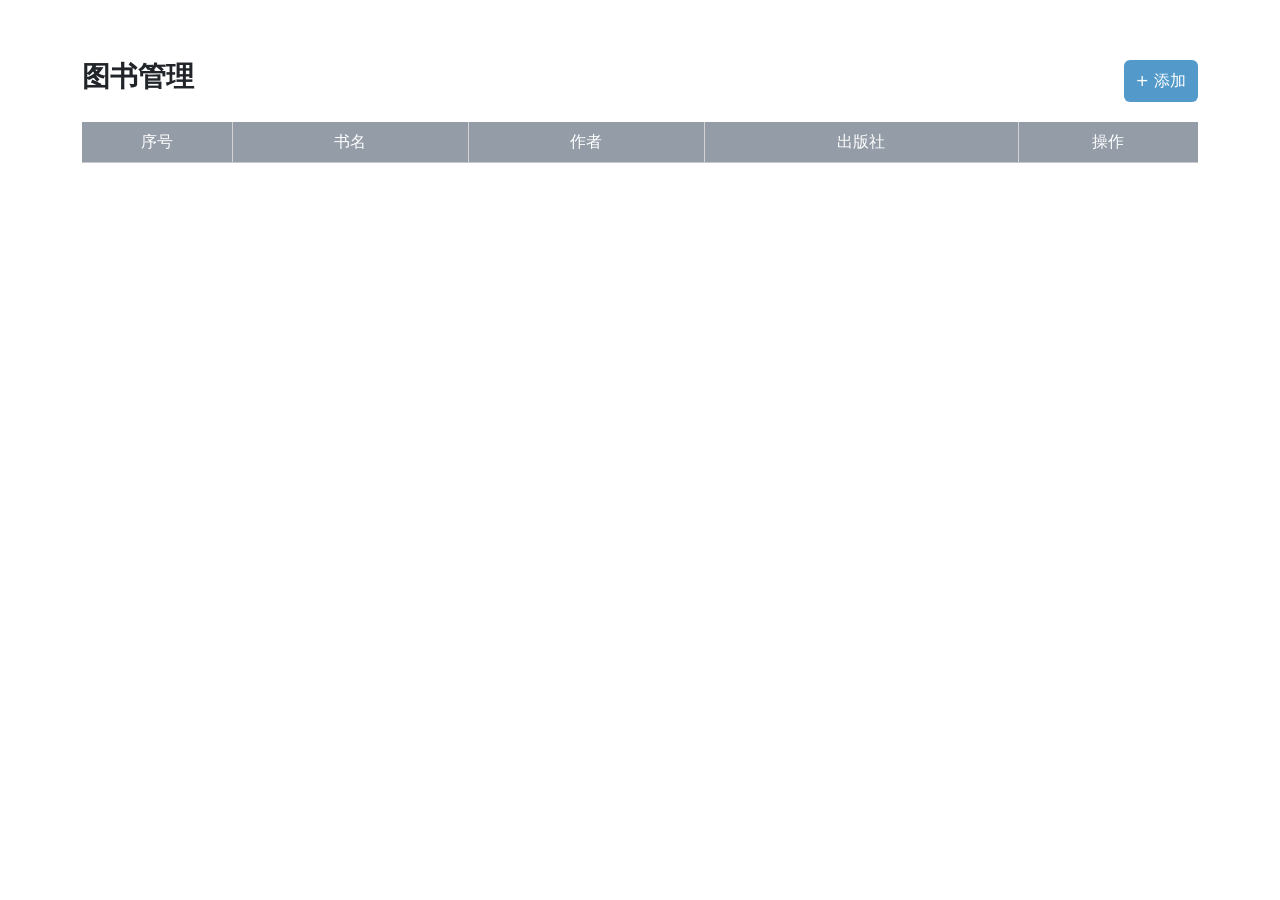
<file: book_collection_software/index.html>
<!DOCTYPE html>
<html lang="en">

<head>
  <meta charset="UTF-8">
  <meta http-equiv="X-UA-Compatible" content="IE=edge">
  <meta name="viewport" content="width=device-width, initial-scale=1.0">
  <title>案例-图书管理</title>
  <!-- 字体图标 -->
  <link rel="stylesheet" href="https://at.alicdn.com/t/c/font_3736758_vxpb728fcyh.css">
  <!-- 引入bootstrap.css -->
  <link href="https://cdn.bootcdn.net/ajax/libs/twitter-bootstrap/5.2.3/css/bootstrap.min.css" rel="stylesheet">
  <!-- 核心样式 -->
  <link rel="stylesheet" href="./css/index.css">
</head>

<body>
  <!-- 主体区域 -->
  <div class="container">
    <!-- 头部标题和添加按钮 -->
    <div class="top">
      <h3>图书管理</h3>
      <button type="button" class="btn btn-primary plus-btn" data-bs-toggle="modal" data-bs-target=".add-modal"> + 添加
      </button>
    </div>
    <!-- 数据列表 -->
    <table class="table">
      <thead class="table-light">
        <tr>
          <th style="width: 150px;">序号</th>
          <th>书名</th>
          <th>作者</th>
          <th>出版社</th>
          <th style="width: 180px;">操作</th>
        </tr>
      </thead>
      <tbody class="list">
        <!-- <tr>
          <td>1</td>
          <td>JavaScript程序设计</td>
          <td>马特·弗里斯比</td>
          <td>人民邮电出版社</td>
          <td>
            <span class="del">删除</span>
            <span class="edit">编辑</span>
          </td>
        </tr> -->
      </tbody>
    </table>
  </div>
  <!-- 新增-弹出框 -->
  <div class="modal fade add-modal">
    <!-- 中间白色区域 -->
    <div class="modal-dialog">
      <div class="modal-content">
        <div class="modal-header top">
          <span>添加图书</span>
          <button type="button" class="btn-close" aria-label="Close" data-bs-dismiss="modal"></button>
        </div>
        <div class="modal-body form-wrap">
          <!-- 新增表单 -->
          <form class="add-form">
            <div class="mb-3">
              <label for="bookname" class="form-label">书名</label>
              <input type="text" class="form-control bookname" placeholder="请输入书籍名称" name="bookname">
            </div>
            <div class="mb-3">
              <label for="author" class="form-label">作者</label>
              <input type="text" class="form-control author" placeholder="请输入作者名称" name="author">
            </div>
            <div class="mb-3">
              <label for="publisher" class="form-label">出版社</label>
              <input type="text" class="form-control publisher" placeholder="请输入出版社名称" name="publisher">
            </div>
          </form>
        </div>
        <div class="modal-footer btn-group">
          <button type="button" class="btn btn-primary" data-bs-dismiss="modal"> 取消 </button>
          <button type="button" class="btn btn-primary add-btn"> 保存 </button>
        </div>
      </div>
    </div>
  </div>
  <!-- 编辑-弹出框 -->
  <div class="modal fade edit-modal">
    <!-- 中间白色区域 -->
    <div class="modal-dialog">
      <div class="modal-content">
        <div class="modal-header top">
          <span>编辑图书</span>
          <button type="button" class="btn-close" aria-label="Close" data-bs-dismiss="modal"></button>
        </div>
        <div class="modal-body form-wrap">
          <!-- 编辑表单 -->
          <form class="edit-form">
            <input type="hidden" class="id" name="id">
            <div class="mb-3">
              <label for="bookname" class="form-label">书名</label>
              <input type="text" class="form-control bookname" placeholder="请输入书籍名称" name="bookname">
            </div>
            <div class="mb-3">
              <label for="author" class="form-label">作者</label>
              <input type="text" class="form-control author" placeholder="请输入作者名称" name="author">
            </div>
            <div class="mb-3">
              <label for="publisher" class="form-label">出版社</label>
              <input type="text" class="form-control publisher" placeholder="请输入出版社名称" name="publisher">
            </div>
          </form>
        </div>
        <div class="modal-footer btn-group">
          <button type="button" class="btn btn-primary" data-bs-dismiss="modal"> 取消 </button>
          <button type="button" class="btn btn-primary edit-btn"> 修改 </button>
        </div>
      </div>
    </div>
  </div>
  <script src="https://cdn.bootcdn.net/ajax/libs/axios/1.2.0/axios.min.js"></script>
  <script src="./lib/form-serialize.js"></script>
  <script src="https://cdn.bootcdn.net/ajax/libs/twitter-bootstrap/5.2.3/js/bootstrap.min.js"></script>
  <!-- 核心逻辑 -->
  <script src="./js/index.js"></script>
</body>

</html>
</file>
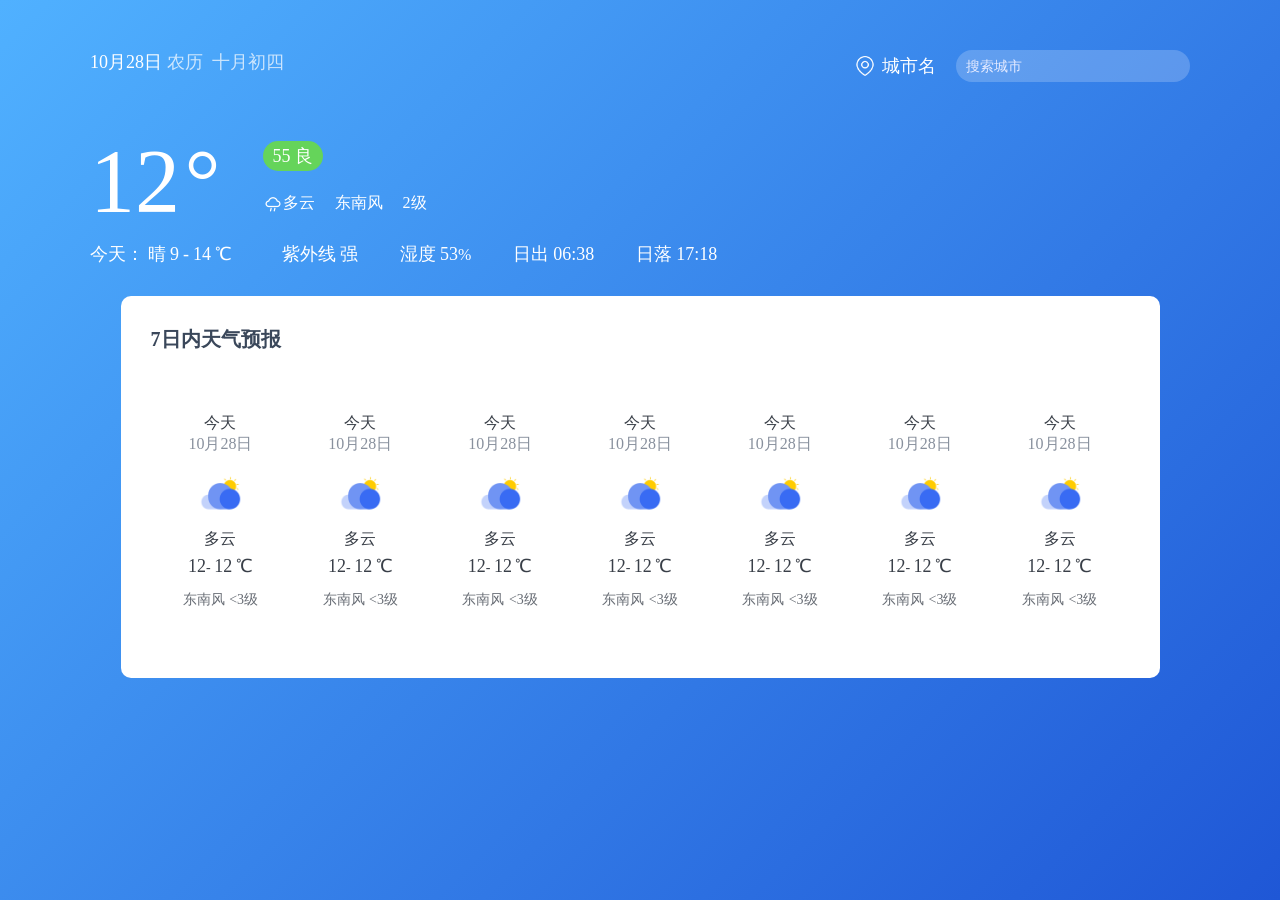
<file: weather/index.html>
<!DOCTYPE html>
<html lang="zh-CN">

<head>
  <meta charset="UTF-8">
  <meta http-equiv="X-UA-Compatible" content="IE=edge">
  <meta name="viewport" content="width=device-width, initial-scale=1.0">
  <link rel="stylesheet" href="./css/reset.css">
  <link rel="stylesheet" href="./css/index.css">
  <title>案例_天气预报</title>
</head>

<body>
  <div class="container">
    <!-- 顶部 -->
    <div class="top-box">
      <div class="title">
        <span class="dateShort">10月28日</span>
        <span class="calendar">农历&nbsp;
          <span class="dateLunar">十月初四</span>
        </span>
      </div>
      <div class="search-box">
        <div class="location">
          <img src="./imgs/定位.png" alt="">
          <span class="area">城市名</span>
        </div>
        <!-- 搜索框+搜索列表 -->
        <div class="search">
          <input type="text" class="search-city" placeholder="搜索城市">
          <ul class="search-list">
            <li class="city-item">北京市</li>
          </ul>
        </div>
      </div>
    </div>
    <!-- 当前天气 -->
    <div class="weather-box">
      <div class="tem-box">
        <span class="temp">
          <span class="temperature">12</span>
          <span>°</span>
        </span>
      </div>
      <div class="climate-box">
        <div class="air">
          <span class="psPm25">55</span>
          <span class="psPm25Level">良</span>
        </div>
        <ul class="weather-list">
          <li>
            <img src="./imgs/小雨-line.png" class="weatherImg" alt="">
            <span class="weather">多云</span>
          </li>
          <li class="windDirection">东南风</li>
          <li class="windPower">2级</li>
        </ul>
      </div>
    </div>
    <div class="today-weather">
      <div class="range-box">
        <span>今天：</span>
        <span class="range">
          <span class="weather">晴</span>
          <span class="temNight">9</span>
          <span>-</span>
          <span class="temDay">14</span>
          <span>℃</span>
        </span>
      </div>
      <ul class="sun-list">
        <li>
          <span>紫外线</span>
          <span class="ultraviolet">强</span>
        </li>
        <li>
          <span>湿度</span>
          <span class="humidity">53</span>%
        </li>
        <li>
          <span>日出</span>
          <span class="sunriseTime">06:38</span>
        </li>
        <li>
          <span>日落</span>
          <span class="sunsetTime">17:18</span>
        </li>
      </ul>
    </div>
    <!-- 周天气预报 -->
    <div class="week-weather-box">
      <div class="title">7日内天气预报</div>
      <ul class="week-wrap">
        <li class="item">
          <div class="date-box">
            <span class="dateFormat">今天</span>
            <span class="date">10月28日</span>
          </div>
          <img src="./imgs/多云.png" alt="" class="weatherImg">
          <span class="weather">多云</span>
          <div class="temp">
            <span class="temNight">12</span>-
            <span class="temDay">12</span>
            <span>℃</span>
          </div>
          <div class="wind">
            <span class="windDirection">东南风</span>
            <span class="windPower">&lt;3级</span>
          </div>
        </li>
        <li class="item">
          <div class="date-box">
            <span class="dateFormat">今天</span>
            <span class="date">10月28日</span>
          </div>
          <img src="./imgs/多云.png" alt="" class="weatherImg">
          <span class="weather">多云</span>
          <div class="temp">
            <span class="temDay">12</span>-
            <span class="temNight">12</span>
            <span>℃</span>
          </div>
          <div class="wind">
            <span class="windDirection">东南风</span>
            <span class="windPower">&lt;3级</span>
          </div>
        </li>
        <li class="item">
          <div class="date-box">
            <span class="dateFormat">今天</span>
            <span class="date">10月28日</span>
          </div>
          <img src="./imgs/多云.png" alt="" class="weatherImg">
          <span class="weather">多云</span>
          <div class="temp">
            <span class="temDay">12</span>-
            <span class="temNight">12</span>
            <span>℃</span>
          </div>
          <div class="wind">
            <span class="windDirection">东南风</span>
            <span class="windPower">&lt;3级</span>
          </div>
        </li>
        <li class="item">
          <div class="date-box">
            <span class="dateFormat">今天</span>
            <span class="date">10月28日</span>
          </div>
          <img src="./imgs/多云.png" alt="" class="weatherImg">
          <span class="weather">多云</span>
          <div class="temp">
            <span class="temDay">12</span>-
            <span class="temNight">12</span>
            <span>℃</span>
          </div>
          <div class="wind">
            <span class="windDirection">东南风</span>
            <span class="windPower">&lt;3级</span>
          </div>
        </li>
        <li class="item">
          <div class="date-box">
            <span class="dateFormat">今天</span>
            <span class="date">10月28日</span>
          </div>
          <img src="./imgs/多云.png" alt="" class="weatherImg">
          <span class="weather">多云</span>
          <div class="temp">
            <span class="temDay">12</span>-
            <span class="temNight">12</span>
            <span>℃</span>
          </div>
          <div class="wind">
            <span class="windDirection">东南风</span>
            <span class="windPower">&lt;3级</span>
          </div>
        </li>
        <li class="item">
          <div class="date-box">
            <span class="dateFormat">今天</span>
            <span class="date">10月28日</span>
          </div>
          <img src="./imgs/多云.png" alt="" class="weatherImg">
          <span class="weather">多云</span>
          <div class="temp">
            <span class="temDay">12</span>-
            <span class="temNight">12</span>
            <span>℃</span>
          </div>
          <div class="wind">
            <span class="windDirection">东南风</span>
            <span class="windPower">&lt;3级</span>
          </div>
        </li>
        <li class="item">
          <div class="date-box">
            <span class="dateFormat">今天</span>
            <span class="date">10月28日</span>
          </div>
          <img src="./imgs/多云.png" alt="" class="weatherImg">
          <span class="weather">多云</span>
          <div class="temp">
            <span class="temDay">12</span>-
            <span class="temNight">12</span>
            <span>℃</span>
          </div>
          <div class="wind">
            <span class="windDirection">东南风</span>
            <span class="windPower">&lt;3级</span>
          </div>
        </li>
      </ul>
    </div>
  </div>
  <!-- 自己封装myAxios函数 -->
  <script src="./js/my-axios.js"></script>
  <!-- 搜索框+下拉菜单出现逻辑 -->
  <script src="./js/search.js"></script>
  <!-- 核心js -->
  <script src="./js/index.js"></script>
</body>

</html>
</file>
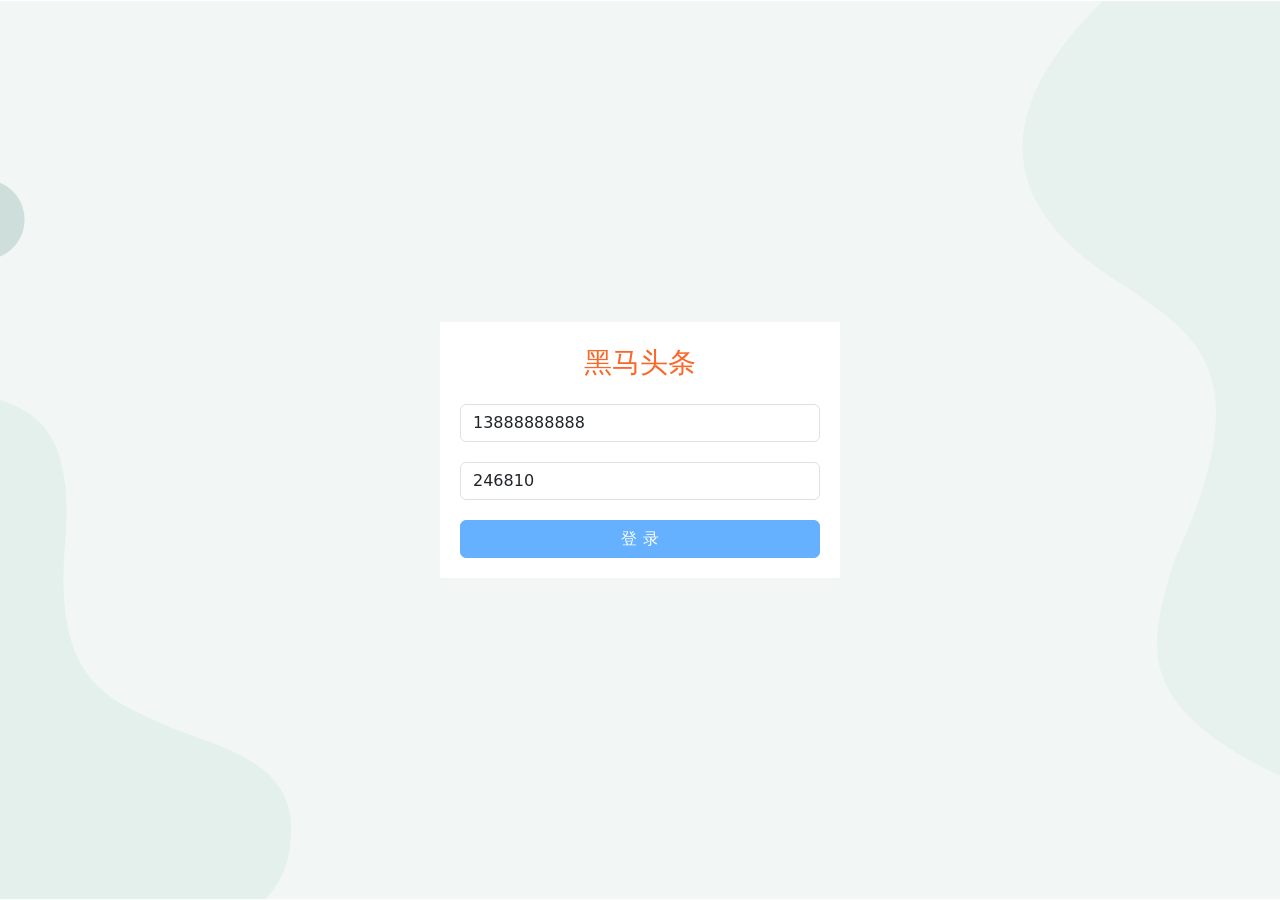
<file: Review_management/page/content/index.html>
<!DOCTYPE html>
<html lang="en">

<head>
  <meta charset="UTF-8">
  <meta http-equiv="X-UA-Compatible" content="IE=edge">
  <meta name="viewport" content="width=device-width, initial-scale=1.0">
  <link rel="stylesheet" href="https://cdn.bootcdn.net/ajax/libs/twitter-bootstrap/5.2.3/css/bootstrap.min.css">
  <link rel="stylesheet"
    href="https://at.alicdn.com/t/c/font_4001111_4jrdiaeyvuy.css?spm=a313x.7781069.1998910419.52&file=font_4001111_4jrdiaeyvuy.css">
  <link rel="stylesheet" href="https://cdn.bootcdn.net/ajax/libs/bootstrap-icons/1.10.3/font/bootstrap-icons.min.css">
  <link rel="stylesheet" href="./index.css">
  <title>首页-内容管理</title>
</head>

<body>
  <div class="wrap">
    <!-- 侧边栏 -->
    <div class="aside">
      <h2>黑马头条</h2>
      <ul class="nav">
        <li>
          <a href="./index.html" class="active">
            <span class="iconfont icon-16"></span>
            <span>内容管理</span>
          </a>
        </li>
        <li>
          <a href="../publish/index.html">
            <span class="iconfont icon-fabu"></span>
            <span>发布文章</span>
          </a>
        </li>
      </ul>
    </div>
    <!-- 右侧区域 -->
    <div class="main">
      <!-- 顶部导航 -->
      <div class="top-nav">
        <div class="nav-item">
          <span class="nick-name">昵称</span>
          <span class="quit">退出</span>
        </div>
      </div>
      <!-- 内容区域 -->
      <div class="content">
        <!-- 筛选 -->
        <div class="card">
          <div class="title">
            <span>内容管理</span>
          </div>
          <div class="body">
            <form class="sel-form">
              <div>
                <label class="form-label">状态:</label>
                <div class="form-check">
                  <input class="form-check-input" type="radio" name="status" value="" id="all" checked>
                  <label class="form-check-label" for="all">
                    全部
                  </label>
                </div>
                <div class="form-check">
                  <input class="form-check-input" type="radio" name="status" value="1" id="audit">
                  <label class="form-check-label" for="audit">
                    待审核
                  </label>
                </div>
                <div class="form-check">
                  <input class="form-check-input" type="radio" name="status" value="2" id="approved">
                  <label class="form-check-label" for="approved">
                    审核通过
                  </label>
                </div>
              </div>
              <div>
                <label class="form-label">频道:</label>
                <select class="form-select" name="channel_id">
                  <option selected>请选择文章频道</option>
                  <option value="1">频道1</option>
                  <option value="2">频道2</option>
                  <option value="3">频道3</option>
                </select>
              </div>
              <div>
                <button type="button" class="btn btn-primary sel-btn">筛选</button>
              </div>
            </form>
          </div>
        </div>
        <!-- 内容列表 -->
        <div class="card">
          <table class="table table-striped table-hover">
            <thead>
              <tr>
                <th>封面</th>
                <th>标题</th>
                <th>状态</th>
                <th>发布时间</th>
                <th>阅读数</th>
                <th>评论数</th>
                <th>点赞数</th>
                <th>操作</th>
              </tr>
            </thead>
            <tbody class="align-middle art-list">
              <tr>
                <td>
                  <img
                    src="https://img2.baidu.com/it/u=2640406343,1419332367&fm=253&fmt=auto&app=138&f=JPEG?w=708&h=500"
                    alt="">
                </td>
                <td>文章标题</td>
                <td>
                  <span class="badge text-bg-success">审核通过</span>
                  <span class="badge text-bg-primary">待审核</span>
                </td>
                <td>
                  <span>2023-04-27 10:59:34</span>
                </td>
                <td>
                  <span>0</span>
                </td>
                <td>
                  <span>0</span>
                </td>
                <td>
                  <span>0</span>
                </td>
                <td>
                  <i class="bi bi-pencil-square edit"></i>
                  <i class="bi bi-trash3 del"></i>
                </td>
              </tr>
            </tbody>
          </table>
          <!-- 分页 -->
          <nav>
            <ul class="pagination">
              <li class="page-item last">
                <a class="page-link" href="javascript:;">
                  <span>&laquo;</span>
                </a>
              </li>
              <li class="page-item page-now">
                第1页
              </li>
              <li class="page-item next">
                <a class="page-link" href="javascript:;">
                  <span>&raquo;</span>
                </a>
              </li>
              <li>
                <span class="total-count page-now">共0条</span>
              </li>
            </ul>
          </nav>
        </div>
      </div>
    </div>
  </div>
  <script src="https://cdn.bootcdn.net/ajax/libs/axios/1.3.4/axios.min.js"></script>
  <script src="https://cdn.bootcdn.net/ajax/libs/twitter-bootstrap/5.2.3/js/bootstrap.min.js"></script>
  <script src="../../lib/form-serialize.js"></script>
  <script src="../../utils/request.js"></script>
  <script src="../../utils/auth.js"></script>
  <script src="./index.js"></script>
</body>

</html>
</file>
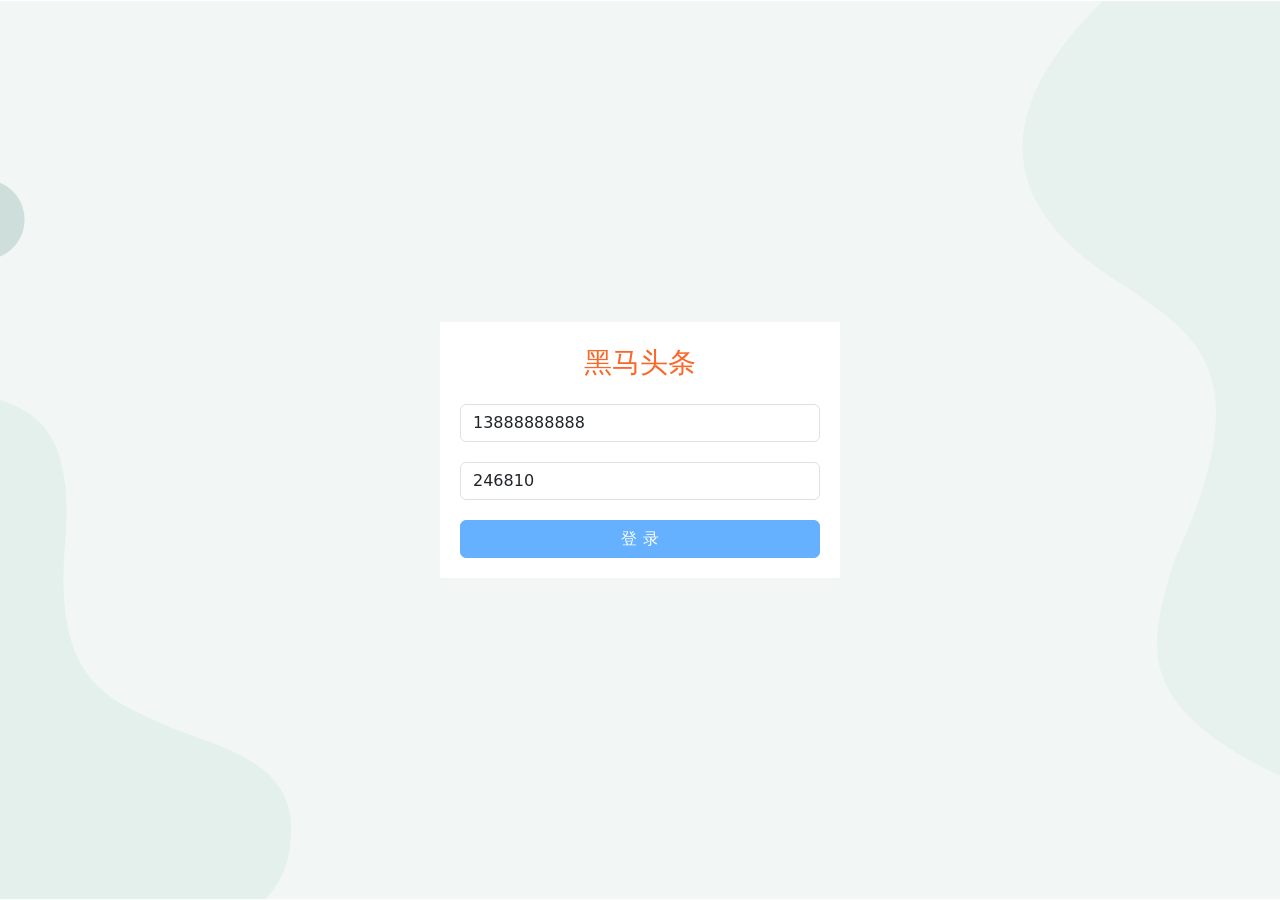
<file: Review_management/page/login/index.html>
<!DOCTYPE html>
<html lang="en">

<head>
  <meta charset="UTF-8">
  <meta http-equiv="X-UA-Compatible" content="IE=edge">
  <meta name="viewport" content="width=device-width, initial-scale=1.0">
  <link rel="stylesheet" href="https://cdn.bootcdn.net/ajax/libs/twitter-bootstrap/5.2.3/css/bootstrap.min.css">
  <link rel="stylesheet" href="./index.css">
  <title>黑马头条-数据管理平台</title>
</head>

<body>
  <!-- 警告框 -->
  <div class="alert info-box">
    操作结果
  </div>
  <!-- 登录页面 -->
  <div class="login-wrap">
    <div class="title">黑马头条</div>
    <div>
      <form class="login-form">
        <div class="item">
          <input type="text" class="form-control" name="mobile" placeholder="请输入手机号" value="13888888888">
        </div>
        <div class="item">
          <input type="text" class="form-control" name="code" placeholder="默认验证码246810" value="246810">
        </div>
        <div class="item">
          <button type="button" class="btn btn-primary btn">登 录</button>
        </div>
      </form>
    </div>
  </div>
  <script src="https://cdn.bootcdn.net/ajax/libs/axios/1.3.4/axios.min.js"></script>
  <script src="https://cdn.bootcdn.net/ajax/libs/twitter-bootstrap/5.2.3/js/bootstrap.min.js"></script>
  <script src="../../lib/form-serialize.js"></script>
  <script src="../../utils/request.js"></script>
  <script src="../../utils/alert.js"></script>
  <script src="./index.js"></script>
</body>

</html>
</file>
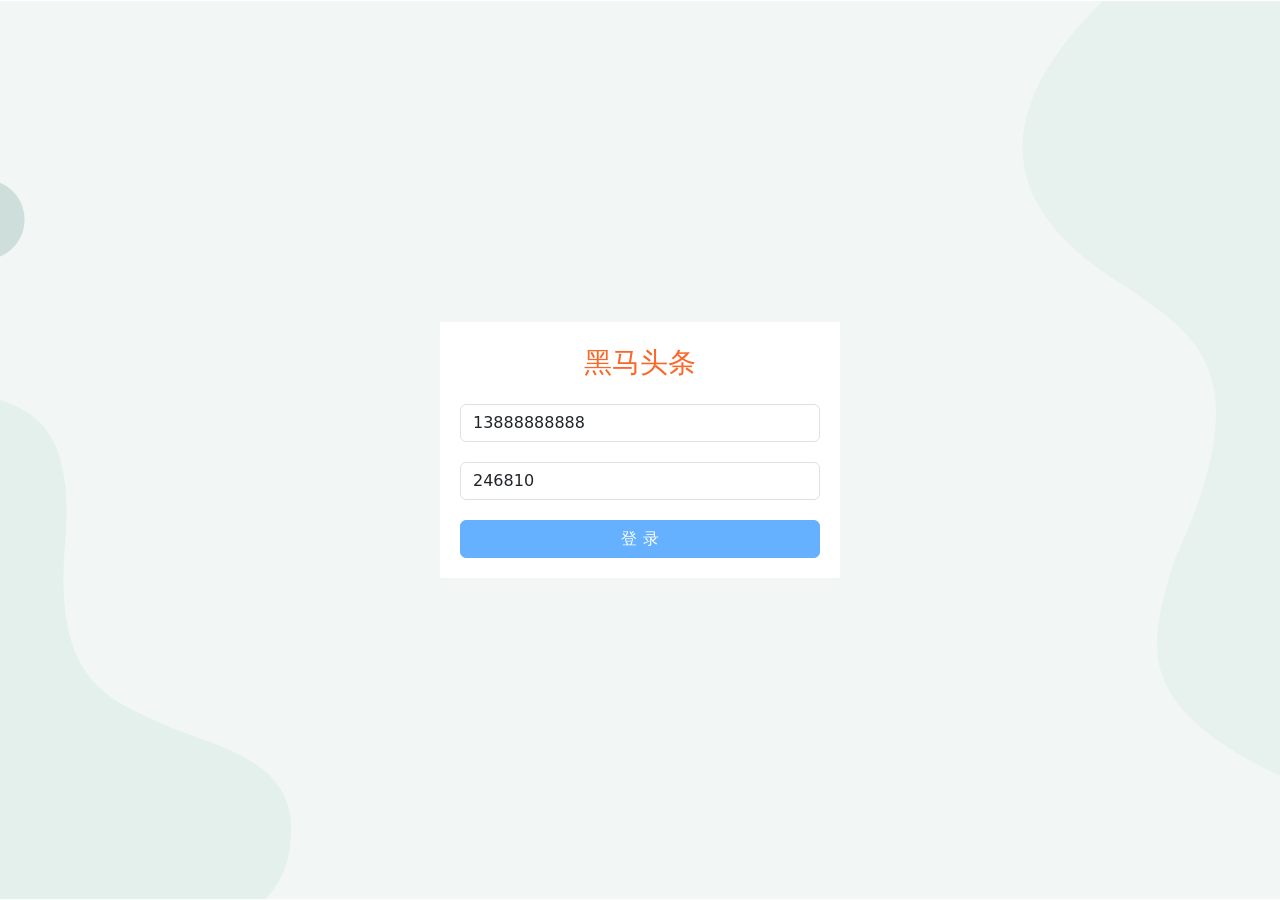
<file: Review_management/page/publish/index.html>
<!DOCTYPE html>
<html lang="en">

<head>
  <meta charset="UTF-8">
  <meta http-equiv="X-UA-Compatible" content="IE=edge">
  <meta name="viewport" content="width=device-width, initial-scale=1.0">
  <link rel="stylesheet" href="https://cdn.bootcdn.net/ajax/libs/twitter-bootstrap/5.2.3/css/bootstrap.min.css">
  <link rel="stylesheet"
    href="https://at.alicdn.com/t/c/font_4001111_4jrdiaeyvuy.css?spm=a313x.7781069.1998910419.52&file=font_4001111_4jrdiaeyvuy.css">
  <link rel="stylesheet" href="https://cdn.bootcdn.net/ajax/libs/wangeditor5/5.1.23/css/style.min.css">
  <link rel="stylesheet" href="./index.css">
  <title>发布文章</title>
</head>

<body>
  <div class="alert info-box">
    操作结果
  </div>
  <div class="wrap">
    <!-- 侧边栏 -->
    <div class="aside">
      <h2>黑马头条</h2>
      <ul class="nav">
        <li>
          <a href="../content/index.html">
            <span class="iconfont icon-16"></span>
            <span>内容管理</span>
          </a>
        </li>
        <li>
          <a href="./index.html" class="active">
            <span class="iconfont icon-fabu"></span>
            <span>发布文章</span>
          </a>
        </li>
      </ul>
    </div>
    <!-- 右侧区域 -->z
    <div class="main">
      <!-- 顶部导航 -->
      <div class="top-nav">
        <div class="nav-item">
          <span class="nick-name">昵称</span>
          <span class="quit">退出</span>
        </div>
      </div>
      <!-- 内容区域 -->
      <div class="content">
        <!-- 发布文章 -->
        <div class="card">
          <div class="title">
            <span>发布文章</span>
          </div>
          <div class="body">
            <form class="art-form">
              <input type="text" name="id" hidden>
              <div>
                <label for="title" class="form-label">标题：</label>
                <input type="text" class="form-control" id="title" name="title">
              </div>
              <div>
                <label for="channel_id" class="form-label">频道：</label>
                <select class="form-select" id="channel_id" name="channel_id">
                  <option value="" selected>请选择文章频道</option>
                  <option value="1">频道1</option>
                  <option value="2">频道2</option>
                  <option value="3">频道3</option>
                </select>
              </div>
              <div class="cover">
                <label for="img">封面：</label>
                <label for="img" class="place">+</label>
                <input class="img-file" type="file" name="img" id="img" hidden>
                <img class="rounded">
              </div>
              <div>
                <label for="">内容：</label>
                <!-- 富文本编辑器位置 -->
                <div id="editor—wrapper">
                  <div id="toolbar-container"><!-- 工具栏 --></div>
                  <div id="editor-container"><!-- 编辑器 --></div>
                </div>
                <!-- 记录富文本内容-用于表单收集 -->
                <textarea name="content" class="publish-content" hidden></textarea>
              </div>
              <div>
                <button type="button" class="btn btn-primary send">发布</button>
              </div>
            </form>
          </div>
        </div>
      </div>
    </div>
  </div>
  <script src="https://cdn.bootcdn.net/ajax/libs/axios/1.3.4/axios.min.js"></script>
  <script src="https://cdn.bootcdn.net/ajax/libs/twitter-bootstrap/5.2.3/js/bootstrap.min.js"></script>
  <script src="../../lib/form-serialize.js"></script>
  <script src="https://cdn.bootcdn.net/ajax/libs/wangeditor5/5.1.23/index.min.js"></script>
  <script src="../../utils/request.js"></script>
  <script src="../../utils/editor.js"></script>
  <script src="../../utils/auth.js"></script>
  <script src="../../utils/alert.js"></script>
  <script src="./index.js"></script>
</body>

</html>
</file>
<file: book_collection_software/css/index.css>
/* 公共*/
html,
body {
  width: 100%;
  height: 100%;
}

.container {
  width: 1340px;
  margin: 0 auto;
  padding-top: 60px;
  box-sizing: border-box;
}

/* alert提示框 */
.toast {
  position: fixed;
  top: 20px;
  left: 50%;
  transform: translateX(-50%);
}

.toast .toast-body {
  padding: 0 !important;
}

.toast .alert-success {
  margin-bottom: 0 !important;
}

/* 头部导航 */
.container .top {
  display: flex;
  justify-content: space-between;
}

.container .top h3 {
  font-weight: 900;
}

.container .top .plus-btn {
  background-color: #539ACB !important;
  color: #fff;
  border: none;
}

/* 表格部分 */
.table {
  margin-top: 20px;
  text-align: center;
  font-size: 14px;
}

.table-light th {
  background-color: #939CA7 !important;
  color: #ffffff;
  font-family: PingFangSC-Medium;
  font-size: 16px;
  text-align: center;
  font-weight: 500;
  border-right: 1px solid lightgray;
}

.table-light th:last-of-type {
  border-right: none;
}

/* 表格内容 */
.table tbody td {
  color: #696F77;
}

.table .del {
  color: #E5964C;
  margin-right: 30px;
}

.table .edit {
  color: #539ACB;
}

.table tbody tr {
  height: 30px;
  line-height: 30px;
}

.table tbody tr td:last-of-type span {
  cursor: pointer;
}

/* 弹出层 */
.modal .top {
  display: flex;
  justify-content: center;
  background-color: #F0F3F7;
  padding: 15px 0;
  width: 100%;
  position: relative;
  color: #1E2023;
}

/* 右上角-关闭按钮 */
.modal .btn-close {
  font-size: 12px;
  position: absolute;
  top: 50%;
  transform: translateY(-50%);
  right: 23px;
  /* 覆盖bootstrap样式 */
  margin: 0;
  padding: 0;
}

/* 表单容器 */
.form-wrap {
  box-sizing: border-box;
  background-color: white;
  padding: 40px;
}

.form-wrap .form-label {
  color: #696F77;
}

/* 修改输入框默认占位文字
    webkit内核, firefox18-, firfox19+, 其他
    */
.form-wrap input::-webkit-input-placeholder {
  color: #BFBFBF !important;
  font-size: 14px;
}


/* 底部按钮组 */
.modal-footer{
  border-top: 0;
}
.btn-group {
  text-align: center;
  width: 100%;
}

/* 修改bs的按钮弹性布局-改成自己设置大小 */
.btn-group,
.btn-group-vertical {
  display: block;
}

.btn-group button {
  width: 120px
}

.btn-group button:first-of-type {
  border: 1px solid #E3E3E3;
  background-color: #fff;
  color: black;
  margin-right: 60px;
}

.btn-group button:last-of-type {
  background-color: #539ACB;
}

.alert-success {
  border-color: transparent;
}

.toast {
  border: none;
}
</file>
<file: weather/css/index.css>
html,
body {
  height: 100%;
}

body {
  background-image: linear-gradient(135deg, #50B1FF 0%, #1F57D6 100%);
}

.container {
  width: 1200px;
  margin: 0 auto;
  height: 100%;
}

/* 顶部 */
.top-box {
  display: flex;
  padding: 50px;
  justify-content: space-between;
}

/* 日期 */
.top-box .title .data {
  color: white;
  margin-right: 20px;
}

/* 农历 */
.top-box .title .calendar {
  opacity: .72;
}

/* 搜索区域 */
.search-box {
  display: flex;
  justify-content: space-between;
  align-items: center;
}

.search-box .location {
  display: flex;
  align-items: center;
  margin-right: 20px;
  font-size: 16px;
}

.search-box .location img {
  width: 20px;
  height: 20px;
  margin-right: 7.1px;
}

.search-box .search-city {
  width: 234px;
  height: 32px;
  border: none;
  border-radius: 16px;
  padding-left: 10px;
  background-color: rgba(255, 255, 255, .2);
  color: white;
  font-size: 14px;
}

.search {
  position: relative;
}

/* 搜索列表 */
.search-list {
  width: 100%;
  height: 200px;
  overflow-y: scroll;
  background-color: #fff;
  position: absolute;
  left: 0;
  top: 40px;
  display: none;
}
.search-list.show{
  display: block;
}
.search-list::-webkit-scrollbar{
  display: none;
}
.search-list li{
  color: black;
  font-size: 14px;
  padding: 15px 10px;
}
.search-list li:hover{
  background-color: lightgray;
}

/* 当前天气 */
.weather-box {
  display: flex;
  padding-left: 50px;
  align-items: flex-end;
}

.weather-box .tem-box {
  margin-right: 42px;
  display: flex;
  flex-direction: column;
}

.weather-box .tem-box .temp span{
  font-size: 90px;
  display: inline-block;
  height: 100px;
  margin-bottom: 10px;
  line-height: 100px;
}

.climate-box .air {
  display: inline;
  padding: 5px 10px;
  height: 32px;
  border-radius: 16px;
  background: #65D45A;
  text-align: center;
  line-height: 32px;
  font-family: PingFangSC-Medium;
  font-size: 18px;
  color: #FFFFFF;
  letter-spacing: 0;
  font-weight: 500;
}

.climate-box .weather-list {
  display: flex;
  align-items: flex-end;
  margin-top: 21px;
  margin-bottom: 28px;
}

.climate-box .weather-list li img {
  width: 20px;
  height: 20px;
}

.climate-box .weather-list li {
  margin-right: 20px;
}

.climate-box .weather-list li,
.climate-box .weather-list span {
  display: flex;
  align-items: center;
  font-size: 16px;
}

/* 今日详细天气 */
.today-weather{
  display: flex;
  padding-left: 50px;
}
.today-weather .range-box,
.today-weather .range {
  font-size: 16px;
}

.today-weather .sun-list {
  display: flex;
  align-items: center;
  margin-left: 50px;
}

.today-weather .sun-list li {
  font-size: 16px;
  margin-right: 42px;
}

/* 周天气预报 */
.week-weather-box {
  height: 382px;
  border-radius: 10px;
  background-color: #fff;
  width: 1039px;
  margin: 30px auto;
  padding: 30px;
}
.week-weather-box .title {
  font-size: 20px;
  color: #3A475A;
  letter-spacing: 0;
  font-weight: 600;
}
/* 列表 */
.week-wrap {
  display: flex;
  margin: 0 auto;
  margin-top: 30px;
}
.week-wrap .item {
  width: 150px;
  height: 254px;
  cursor: pointer;
  text-align: center;
  display: flex;
  flex-direction: column;
  align-items: center;
  padding-top: 30px;
}
.week-wrap .item:hover {
  background: #F7FAFF;
  border-radius: 10px;
}

.week-wrap .item span{
  color: #393F48;
}

.week-wrap .item .date-box {
  display: flex;
  flex-direction: column;
  align-items: center;
  margin-bottom: 4px;
}

.week-wrap .item .date-box .dateFormat {
  font-size: 16px;
  color: #393F48;
  letter-spacing: 0;
  text-align: center;
  font-weight: 400;
}
.week-wrap .item .date-box .date {
  font-size: 16px;
  color: #88909D;
  letter-spacing: 0;
  text-align: center;
  font-weight: 400;
}

.week-wrap .item img {
  width: 46px;
  height: 46px;
  margin: 12px 0 12px;
}

.week-wrap .item .weather {
  font-size: 16px;
  color: #393F48;
  letter-spacing: 0;
  text-align: center;
  font-weight: 400;
  margin-bottom: 4px;
}

.week-wrap .item .temp  {
  font-size: 14px;
  color: #393F48;
  letter-spacing: 0;
  text-align: center;
  font-weight: 500;
  margin-bottom: 10px;
}

.week-wrap .item .wind span {
  font-size: 14px;
  color: #676C74;
  letter-spacing: 0;
  text-align: center;
  font-weight: 400;
}
</file>
<file: Review_management/page/content/index.css>
html, body{
  height: 100%;
}
.wrap{
  min-height: 100%;
  display: flex;
}

/* 侧边栏 */
.aside {
  width: 200px;
  background-color: #023;
  padding-top: 40px;
}
.aside h2 {
  text-align: center;
  color: #fc6627;
}

/* 侧边栏导航 */
.nav{
  padding-left: 20px;
}
.nav li {
  width: 100%;
  height: 60px;
  line-height: 60px;
  color: white;
  cursor: pointer;
  list-style: none;
}
.nav li a{
  color: white;
  text-decoration: none;
}
.nav li a.active{
  color: #409eff !important;
}

/* 内容区域 */
.main{
  height: 100%;
  flex: 1;
}
.top-nav{
  height: 60px;
  border-bottom: 1px solid #ddd;
  display: flex;
  justify-content: flex-end;
  align-items: center;
  padding-right: 40px;
}
.nav-item span{
  cursor: pointer;
}
.nav-item span:last-of-type{
  margin-left: 20px;
}

/* 卡片容器布局 */
.content{
  padding: 30px;
}
.card{
  box-shadow: 0 2px 12px 0 rgb(0 0 0 / 10%);
  border: 1px solid #ebeef5;
  padding: 20px;
}
.card:nth-child(n + 2){
  margin-top: 30px;
}
.card .title{
  height: 50px;
  display: flex;
  align-items: center;
  border-bottom: 1px solid #ebeef5;
  
}

/* 表单部分 */
.form-check, .form-select{
  display: inline-block;
  margin-left: 10px;
}
.form-select{
  width: auto;
}
.body form>div {
  margin-top: 20px;
}

/* 表格列表部分 */
.table img {
  width: 100px;
  height: 100px;
}
.table .bi{
  cursor: pointer;
}

/* 分页 */
.page-now{
  line-height: 40px;
  padding: 0 20px;
}
</file>
<file: Review_management/page/login/index.css>
html,
body {
  height: 100%;
  background: url('./assets/login-bg.png') no-repeat center/cover;
  display: flex;
  align-items: center;
  justify-content: center;
}
/* 提示框 */
.alert{
  width: 400px;
  position: fixed;
  top: 50px;
  left: 50%;
  transform: translateX(-50%);
  display: none;
}
.show{
  display: block !important;
}

/* 登录 */
.login-wrap {
  width: 400px;
  padding: 20px;
  background-color: #fff;
}
.login-wrap .title{
  font-size: 28px;
  text-align: center;
  color: #fc6627;
}
.login-wrap .login-form {
  margin-top: 20px;
}
input::-webkit-input-placeholder{
  color:#dcdfe6 !important;
}
.login-form .btn{
  width: 100%;
  background-color: #66b1ff;
  border: 1px solid #66b1ff;
}
.login-form .item:nth-child(n + 1) {
  margin-top: 20px;
}
</file>
<file: Review_management/page/publish/index.css>
html, body{
  height: 100%;
}

.wrap{
  min-height: 100%;
  display: flex;
}

/* 提示框 */
.alert{
  width: 400px;
  position: fixed;
  top: 50px;
  left: 50%;
  transform: translateX(-50%);
  display: none;
  z-index: 10000;
}
.show{
  display: block;
}

/* 侧边栏 */
.aside {
  width: 200px;
  background-color: #023;
  padding-top: 40px;
}
.aside h2 {
  text-align: center;
  color: #fc6627;
}

/* 侧边栏导航 */
.nav{
  padding-left: 20px;
}
.nav li {
  width: 100%;
  height: 60px;
  line-height: 60px;
  color: white;
  cursor: pointer;
  list-style: none;
}
.nav li a{
  color: white;
  text-decoration: none;
}
.nav li a.active{
  color: #409eff !important;
}

/* 右侧区域 */
.main{
  flex: 1;
}
.top-nav{
  height: 60px;
  border-bottom: 1px solid #ddd;
  display: flex;
  justify-content: flex-end;
  align-items: center;
  padding-right: 40px;
}
.nav-item span{
  cursor: pointer;
}
.nav-item span:last-of-type{
  margin-left: 20px;
}

/* 卡片容器布局 */
.content{
  padding: 30px;
}
.card{
  box-shadow: 0 2px 12px 0 rgb(0 0 0 / 10%);
  border: 1px solid #ebeef5;
  padding: 20px;
}
.card .title{
  height: 50px;
  display: flex;
  align-items: center;
  border-bottom: 1px solid #ebeef5;
}

/* 表单 */
.body form>div{
  margin-top: 20px;
}
.body form input, .body form select{
  width: auto;
  display: inline-block;
}

/* 封面 */
.cover .place{
  width: 200px;
  height: 200px;
  text-align: center;
  font-size: 40px;
  line-height: 200px;
  border: 1px solid #ddd;
  color: #aaa;
  cursor: pointer;
  display: inline-block;
  vertical-align: top;
}
.cover img{
  width: 200px;
  height: 200px;
}
.cover .rounded{
  display: none;
}
.cover .show{
  display: inline-block;
}
.cover .hide{
  display: none;
}

/* 富文本编辑器 */
#editor—wrapper {
  border: 1px solid #ccc;
  z-index: 100; /* 按需定义 */
}
#toolbar-container { border-bottom: 1px solid #ccc; }
#editor-container { height: 500px; }
</file>
